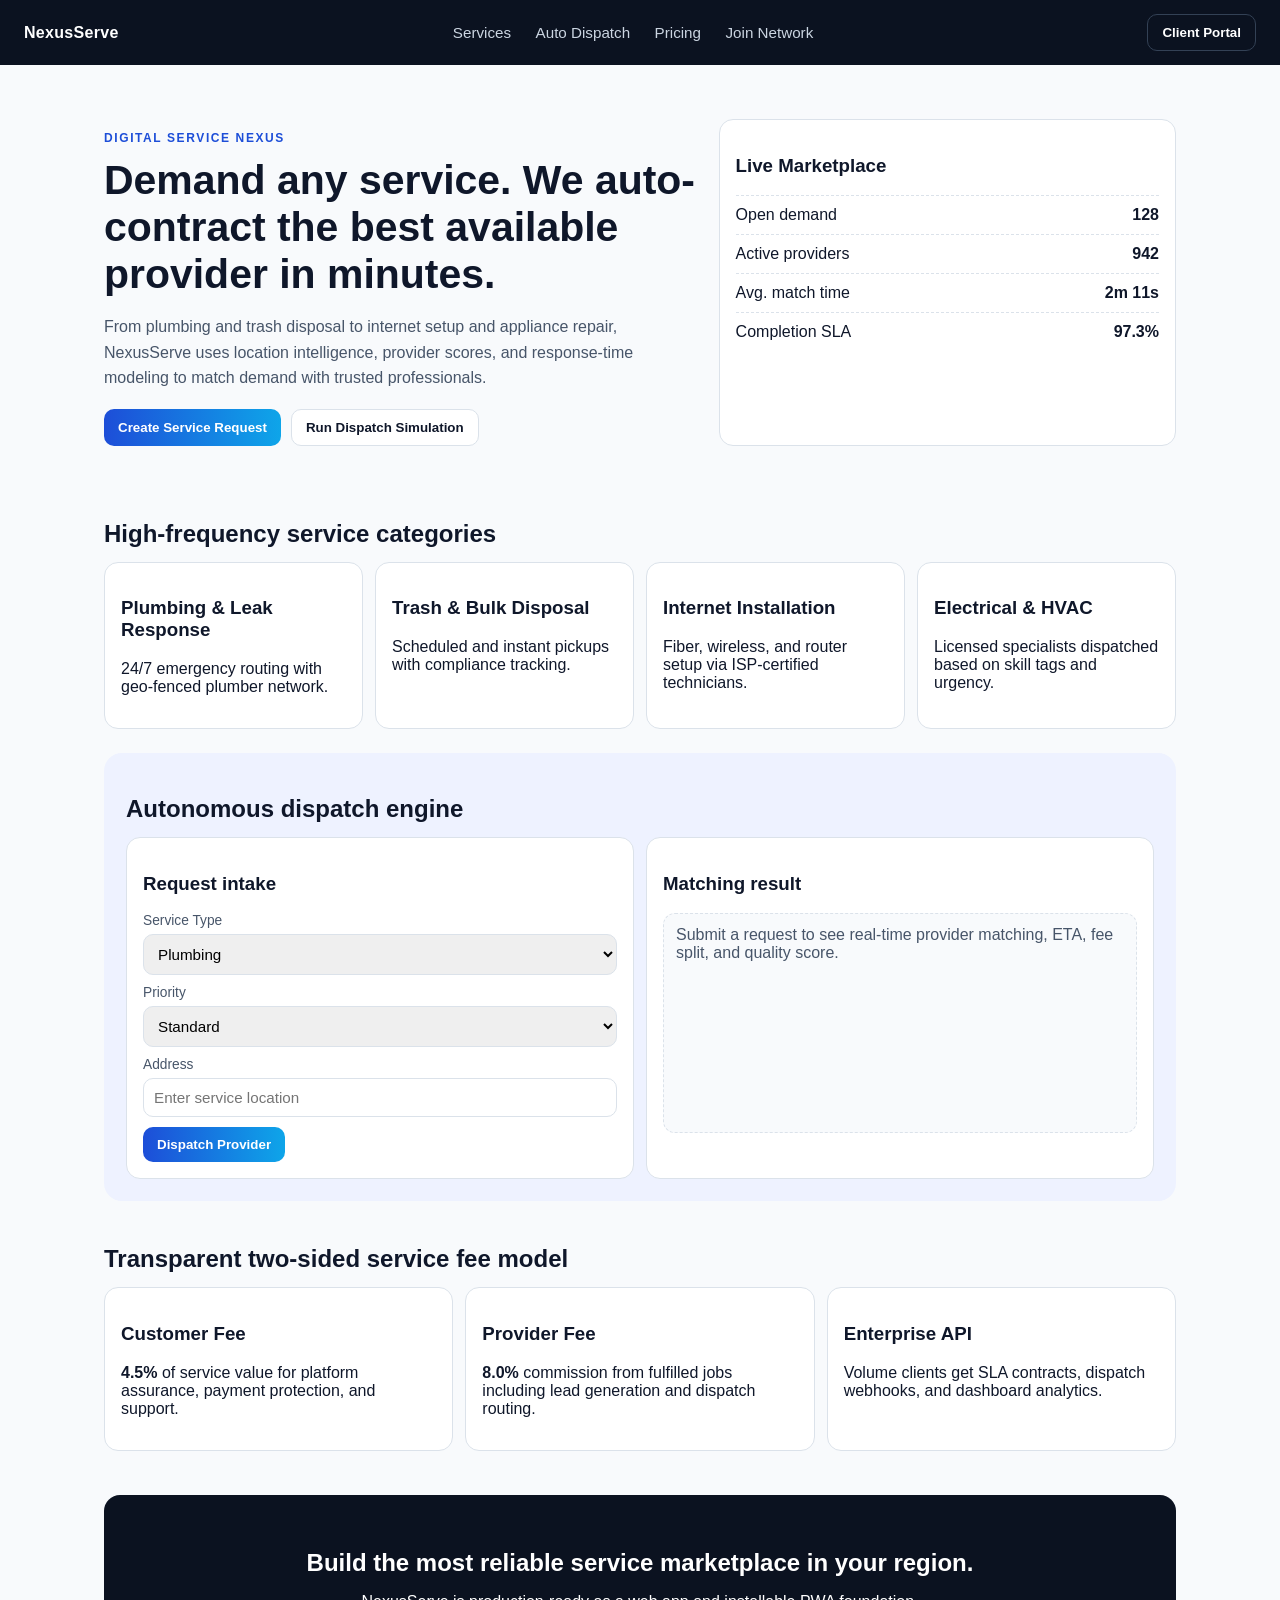
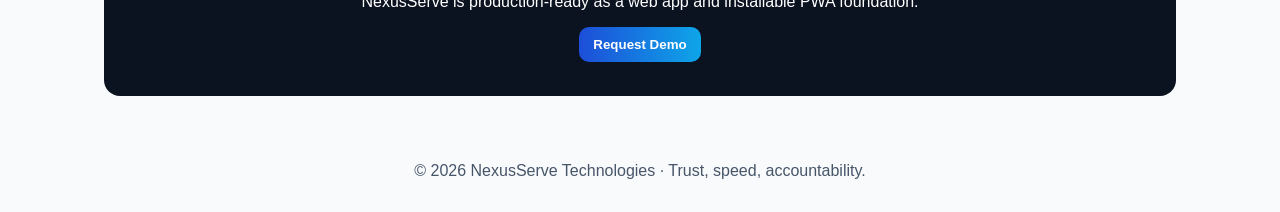
<file: index.html>
<!DOCTYPE html>
<html lang="en">
<head>
  <meta charset="UTF-8" />
  <meta name="viewport" content="width=device-width, initial-scale=1.0" />
  <meta name="theme-color" content="#0f172a" />
  <meta name="description" content="NexusServe connects customers with vetted service professionals through intelligent auto-dispatch." />
  <title>NexusServe | On-Demand Services Platform</title>
  <link rel="manifest" href="manifest.webmanifest" />
  <link rel="stylesheet" href="styles.css" />
</head>
<body>
  <header class="topbar">
    <div class="brand">NexusServe</div>
    <nav>
      <a href="#services">Services</a>
      <a href="#dispatch">Auto Dispatch</a>
      <a href="#pricing">Pricing</a>
      <a href="#join">Join Network</a>
    </nav>
    <button class="btn ghost">Client Portal</button>
  </header>

  <main>
    <section class="hero">
      <div>
        <p class="eyebrow">Digital Service Nexus</p>
        <h1>Demand any service. We auto-contract the best available provider in minutes.</h1>
        <p class="lede">From plumbing and trash disposal to internet setup and appliance repair, NexusServe uses location intelligence, provider scores, and response-time modeling to match demand with trusted professionals.</p>
        <div class="hero-actions">
          <button class="btn primary" id="newRequestBtn">Create Service Request</button>
          <button class="btn" id="simulateBtn">Run Dispatch Simulation</button>
        </div>
      </div>
      <aside class="panel metrics">
        <h3>Live Marketplace</h3>
        <div class="metric"><span>Open demand</span><strong id="openDemand">128</strong></div>
        <div class="metric"><span>Active providers</span><strong id="activeProviders">942</strong></div>
        <div class="metric"><span>Avg. match time</span><strong id="avgMatch">2m 11s</strong></div>
        <div class="metric"><span>Completion SLA</span><strong>97.3%</strong></div>
      </aside>
    </section>

    <section id="services" class="section">
      <h2>High-frequency service categories</h2>
      <div class="grid cards">
        <article class="card"><h3>Plumbing & Leak Response</h3><p>24/7 emergency routing with geo-fenced plumber network.</p></article>
        <article class="card"><h3>Trash & Bulk Disposal</h3><p>Scheduled and instant pickups with compliance tracking.</p></article>
        <article class="card"><h3>Internet Installation</h3><p>Fiber, wireless, and router setup via ISP-certified technicians.</p></article>
        <article class="card"><h3>Electrical & HVAC</h3><p>Licensed specialists dispatched based on skill tags and urgency.</p></article>
      </div>
    </section>

    <section id="dispatch" class="section alt">
      <h2>Autonomous dispatch engine</h2>
      <div class="grid two">
        <div class="panel">
          <h3>Request intake</h3>
          <form id="requestForm">
            <label>Service Type
              <select id="serviceType" required>
                <option value="Plumbing">Plumbing</option>
                <option value="Trash Disposal">Trash Disposal</option>
                <option value="Internet Setup">Internet Setup</option>
                <option value="Electrical">Electrical</option>
              </select>
            </label>
            <label>Priority
              <select id="priority" required>
                <option value="Standard">Standard</option>
                <option value="Urgent">Urgent</option>
                <option value="Emergency">Emergency</option>
              </select>
            </label>
            <label>Address
              <input id="address" placeholder="Enter service location" required />
            </label>
            <button class="btn primary" type="submit">Dispatch Provider</button>
          </form>
        </div>
        <div class="panel">
          <h3>Matching result</h3>
          <div id="result" class="result empty">Submit a request to see real-time provider matching, ETA, fee split, and quality score.</div>
        </div>
      </div>
    </section>

    <section id="pricing" class="section">
      <h2>Transparent two-sided service fee model</h2>
      <div class="grid three">
        <article class="panel"><h3>Customer Fee</h3><p><strong>4.5% </strong>of service value for platform assurance, payment protection, and support.</p></article>
        <article class="panel"><h3>Provider Fee</h3><p><strong>8.0%</strong> commission from fulfilled jobs including lead generation and dispatch routing.</p></article>
        <article class="panel"><h3>Enterprise API</h3><p>Volume clients get SLA contracts, dispatch webhooks, and dashboard analytics.</p></article>
      </div>
    </section>

    <section id="join" class="section cta">
      <h2>Build the most reliable service marketplace in your region.</h2>
      <p>NexusServe is production-ready as a web app and installable PWA foundation.</p>
      <button class="btn primary">Request Demo</button>
    </section>
  </main>

  <footer>
    <p>© 2026 NexusServe Technologies · Trust, speed, accountability.</p>
  </footer>

  <script src="app.js"></script>
</body>
</html>
</file>
<file: styles.css>
:root {
  --bg: #f8fafc;
  --ink: #0f172a;
  --muted: #475569;
  --line: #dbe2ea;
  --brand: #1d4ed8;
  --brand-2: #0ea5e9;
  --card: #ffffff;
}
* { box-sizing: border-box; }
body { margin: 0; font-family: Inter, Segoe UI, sans-serif; color: var(--ink); background: var(--bg); }
.topbar { position: sticky; top: 0; z-index: 10; display:flex; justify-content:space-between; align-items:center; padding: 14px 24px; background:#0b1220; color:#fff; }
nav a { color:#cbd5e1; margin:0 10px; text-decoration:none; font-size:.95rem; }
.brand { font-weight:700; letter-spacing:.3px; }
main { max-width: 1120px; margin: 0 auto; padding: 24px; }
.hero { display:grid; grid-template-columns: 1.3fr 1fr; gap:20px; padding:30px 0; }
.eyebrow { text-transform:uppercase; font-size:.75rem; letter-spacing:1.6px; color:var(--brand); font-weight:700; }
h1 { font-size: clamp(1.8rem,3.2vw,3rem); margin: 10px 0; }
.lede { color: var(--muted); line-height: 1.6; }
.hero-actions { display:flex; gap:10px; margin-top:18px; flex-wrap: wrap; }
.btn { border:1px solid var(--line); background:#fff; color:var(--ink); padding:10px 14px; border-radius:10px; font-weight:600; cursor:pointer; }
.btn.primary { background: linear-gradient(90deg,var(--brand),var(--brand-2)); color:#fff; border:none; }
.btn.ghost { background: transparent; color:#fff; border:1px solid #334155; }
.section { padding: 24px 0; }
.section h2 { margin-bottom: 14px; }
.grid { display:grid; gap:12px; }
.cards { grid-template-columns: repeat(auto-fit,minmax(220px,1fr)); }
.two { grid-template-columns: repeat(auto-fit,minmax(290px,1fr)); }
.three { grid-template-columns: repeat(auto-fit,minmax(240px,1fr)); }
.card, .panel { background: var(--card); border:1px solid var(--line); border-radius:14px; padding:16px; }
.alt { background:#eef2ff; border-radius:18px; padding: 22px; }
.metrics .metric { display:flex; justify-content:space-between; border-top:1px dashed var(--line); padding-top:10px; margin-top:10px; }
label { display:block; font-size:.86rem; margin-bottom:10px; color:var(--muted); }
input,select { width:100%; margin-top:6px; border:1px solid var(--line); border-radius:10px; padding:10px; font-size:.95rem; }
.result { min-height: 220px; border:1px dashed var(--line); border-radius:12px; padding:12px; background:#f8fafc; color:var(--muted); }
.result strong { color:var(--ink); }
.cta { text-align:center; background:#0b1220; color:#fff; border-radius:16px; padding: 34px; margin: 20px 0 10px; }
footer { text-align:center; color:var(--muted); padding: 16px; }
@media (max-width: 840px){ .hero{ grid-template-columns:1fr; } nav{display:none;} }
</file>
